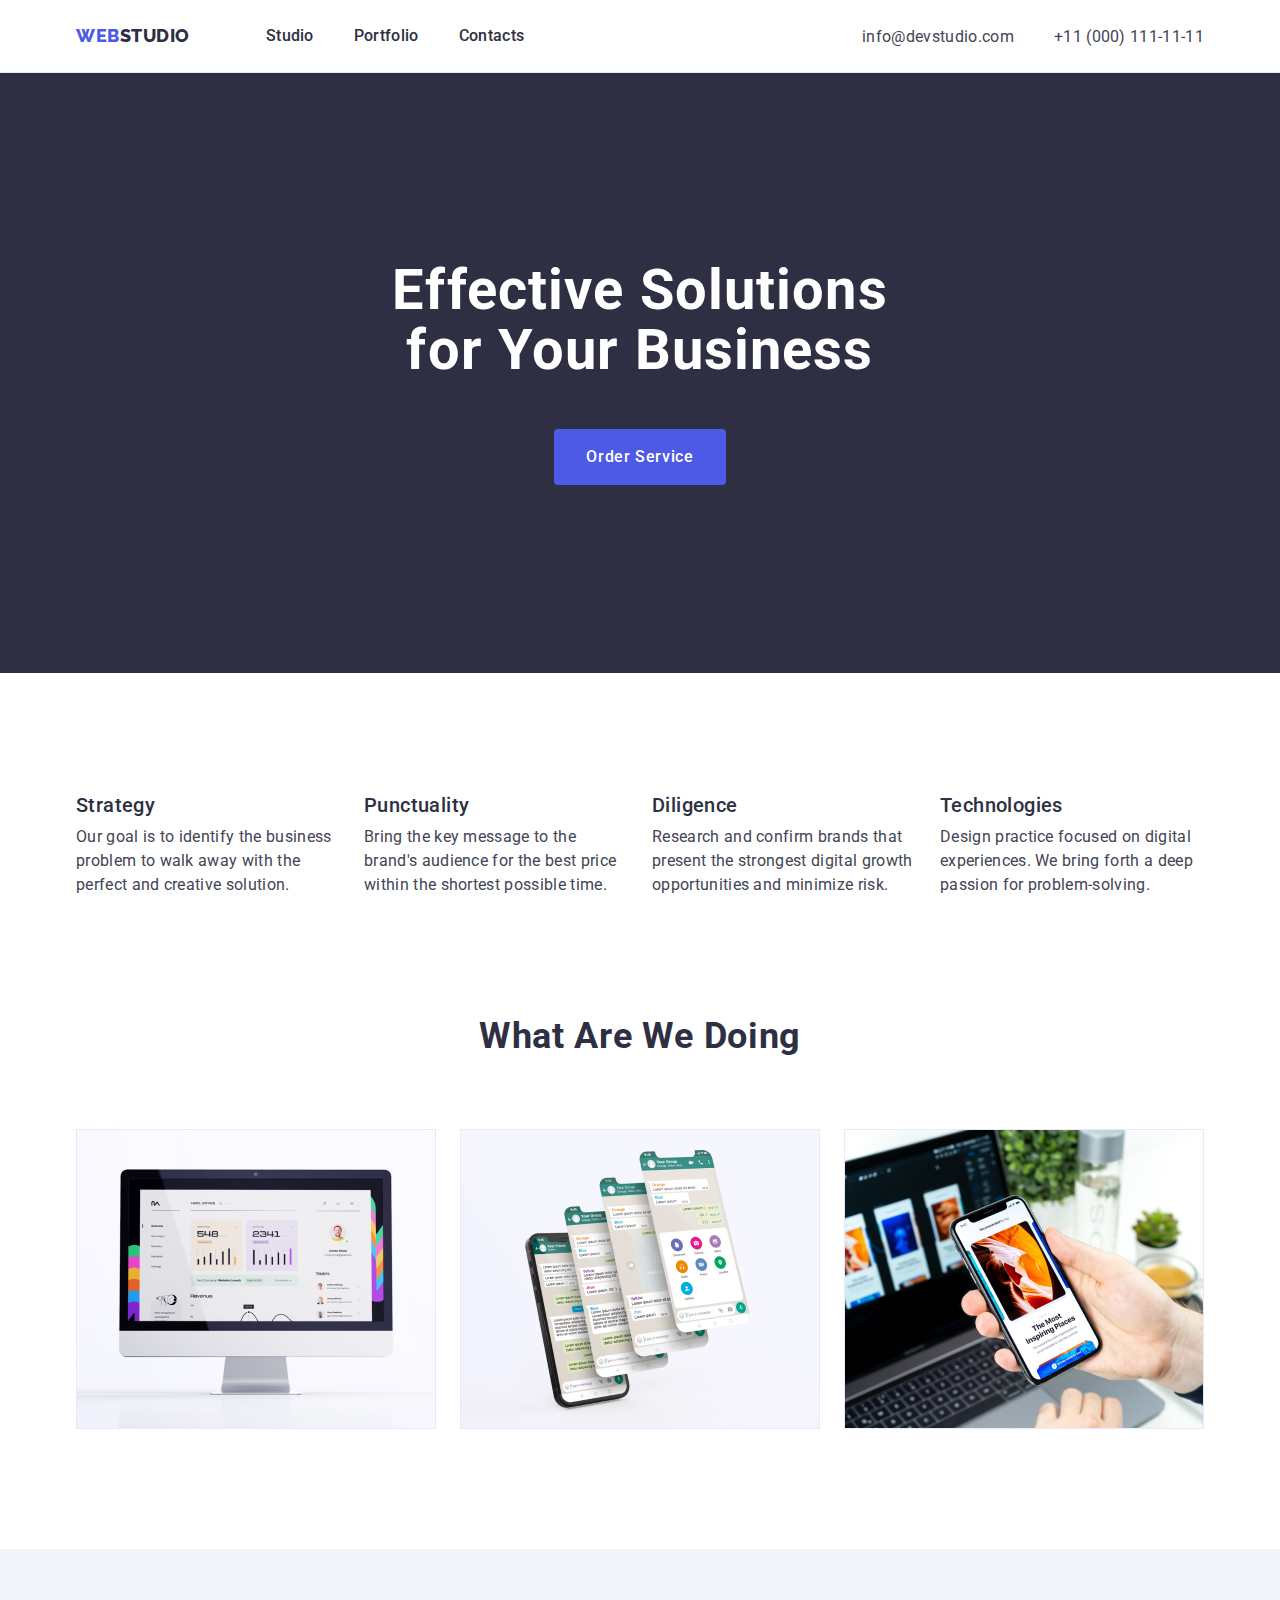
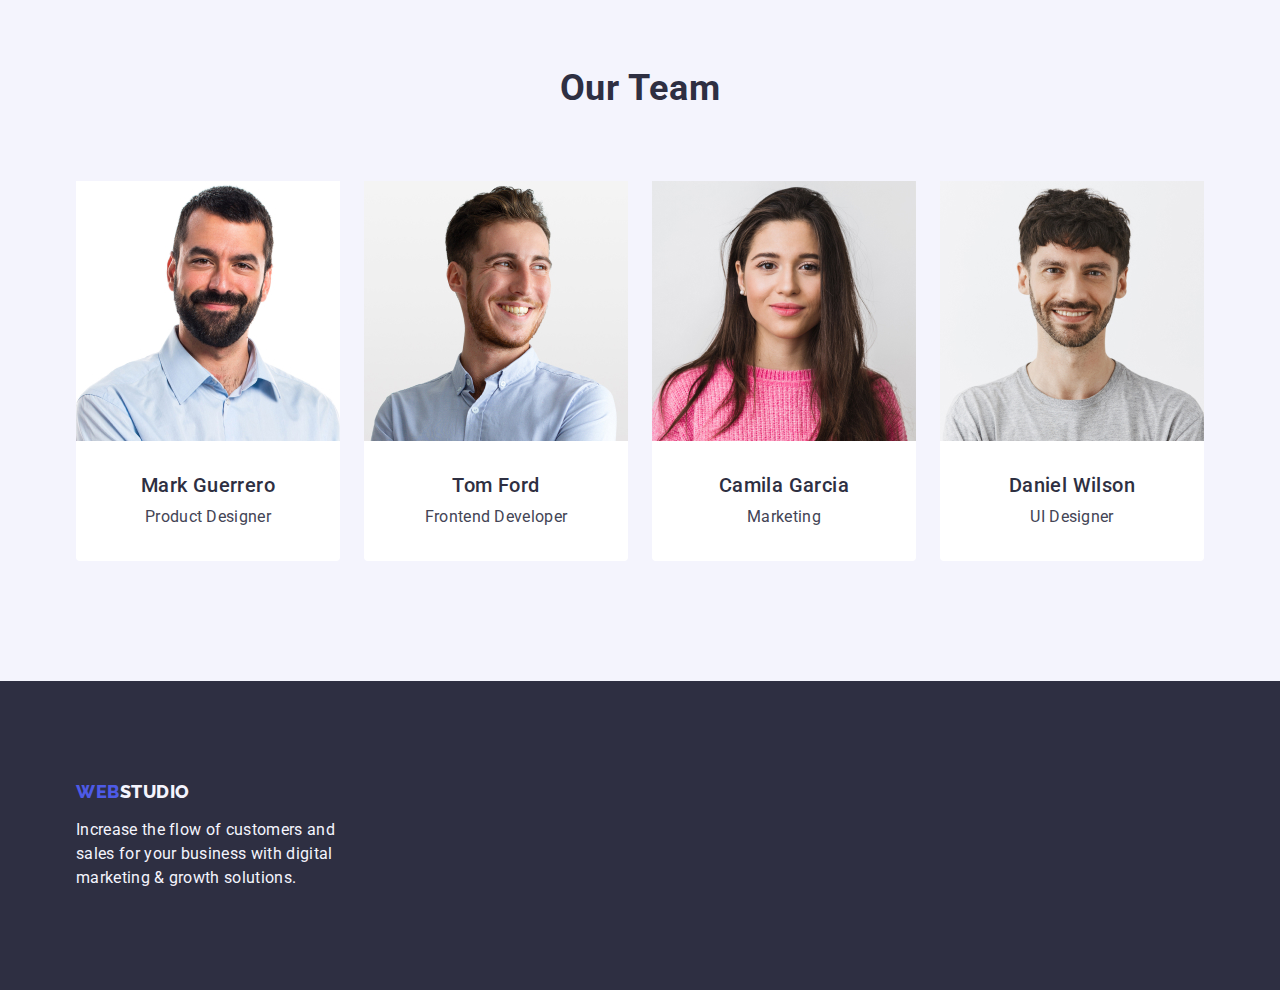
<file: index.html>
<!DOCTYPE html>
<html lang="en">
  <head>
    <meta charset="utf-8" />
    <title>goit-markup-hw-01</title>
    <meta name="description" content="main-page" />
    <link rel="preconnect" href="https://fonts.googleapis.com" />
    <link rel="preconnect" href="https://fonts.gstatic.com" crossorigin />
    <link
      href="https://fonts.googleapis.com/css2?family=Raleway:wght@800&family=Roboto:wght@400;500;700;900&display=swap"
      rel="stylesheet"
    />
    <link
      rel="stylesheet"
      href="https://cdn.jsdelivr.net/npm/modern-normalize@2.0.0/modern-normalize.min.css"
    />
    <link rel="stylesheet" href="./css/styles.css" />
  </head>

  <body>
    <header class="hat">
      <div class="hat-box container">
        <nav class="hat-nav">
          <a href="./index.html" class="hat-logo link"
            >Web<span class="hat-logo-stud">Studio</span></a
          >
          <ul class="hat-unordered list">
            <li><a href="./index.html" class="nav-item link">Studio</a></li>
            <li>
              <a href="./portfolio.html" class="nav-item link">Portfolio</a>
            </li>
            <li><a href="" class="nav-item link">Contacts</a></li>
          </ul>
        </nav>

        <address class="hat-address">
          <ul class="hat-address list">
            <li>
              <a href="mailto:info@devstudio.com" class="hat-address-item link"
                >info@devstudio.com</a
              >
            </li>
            <li>
              <a href="tel:+110001111111" class="hat-address-item link"
                >+11 (000) 111-11-11</a
              >
            </li>
          </ul>
        </address>
      </div>
    </header>

    <main>
      <section class="hero">
        <div class="container">
          <h1 class="hero-title">Effective Solutions for Your Business</h1>
          <button type="button" class="hero-button">Order Service</button>
        </div>
      </section>

      <section class="advantages">
        <div class="container">
          <h2 class="visually-hidden">Advantages</h2>
          <ul class="advantages-unordered list">
            <li class="advantages-item">
              <h3 class="advantages-title">Strategy</h3>
              <p class="advantages-text">
                Our goal is to identify the business problem to walk away with
                the perfect and creative solution.
              </p>
            </li>
            <li class="advantages-item">
              <h3 class="advantages-title">Punctuality</h3>
              <p class="advantages-text">
                Bring the key message to the brand's audience for the best price
                within the shortest possible time.
              </p>
            </li>
            <li class="advantages-item">
              <h3 class="advantages-title">Diligence</h3>
              <p class="advantages-text">
                Research and confirm brands that present the strongest digital
                growth opportunities and minimize risk.
              </p>
            </li>
            <li class="advantages-item">
              <h3 class="advantages-title">Technologies</h3>
              <p class="advantages-text">
                Design practice focused on digital experiences. We bring forth a
                deep passion for problem-solving.
              </p>
            </li>
          </ul>
        </div>
      </section>

      <section class="products">
        <div class="container">
          <h2 class="products-title">What are we doing</h2>
          <ul class="products-unordered list">
            <li class="products-item">
              <img
                src="./images/img1.jpg"
                alt="web pages"
                width="360"
                height="300"
              />
            </li>
            <li class="products-item">
              <img
                src="./images/img2.jpg"
                alt="mobile apps"
                width="360"
                height="300"
              />
            </li>
            <li class="products-item">
              <img
                src="./images/img3.jpg"
                alt="device adaptation"
                width="360"
                height="300"
              />
            </li>
          </ul>
        </div>
      </section>

      <section class="team">
        <div class="container">
          <h2 class="team-title">Our Team</h2>
          <ul class="team-unordered list">
            <li class="team-card">
              <img
                src="./images/markguerrero.jpg"
                alt="mark guerrero"
                width="264"
                height="260"
              />
              <div class="team-sing">
                <h3 class="team-card-title">Mark Guerrero</h3>
                <p class="team-card-text">Product Designer</p>
              </div>
            </li>
            <li class="team-card">
              <img
                src="./images/tomford.jpg"
                alt="tom ford"
                width="264"
                height="260"
              />
              <div class="team-sing">
                <h3 class="team-card-title">Tom Ford</h3>
                <p class="team-card-text">Frontend Developer</p>
              </div>
            </li>
            <li class="team-card">
              <img
                src="./images/camilagarcia.jpg"
                alt="camila garcia"
                width="264"
                height="260"
              />
              <div class="team-sing">
                <h3 class="team-card-title">Camila Garcia</h3>
                <p class="team-card-text">Marketing</p>
              </div>
            </li>
            <li class="team-card">
              <img
                src="./images/danielwilson.jpg"
                alt="daniel wilson"
                width="264"
                height="260"
              />
              <div class="team-sing">
                <h3 class="team-card-title">Daniel Wilson</h3>
                <p class="team-card-text">UI Designer</p>
              </div>
            </li>
          </ul>
        </div>
      </section>
    </main>

    <footer class="foot">
      <div class="container">
        <a href="./index.html" class="foot-logo link"
          >Web<span class="foot-logo-studio">Studio</span></a
        >
        <p class="foot-text">
          Increase the flow of customers and sales for your business with
          digital marketing & growth solutions.
        </p>
      </div>
    </footer>
  </body>
</html>
</file>
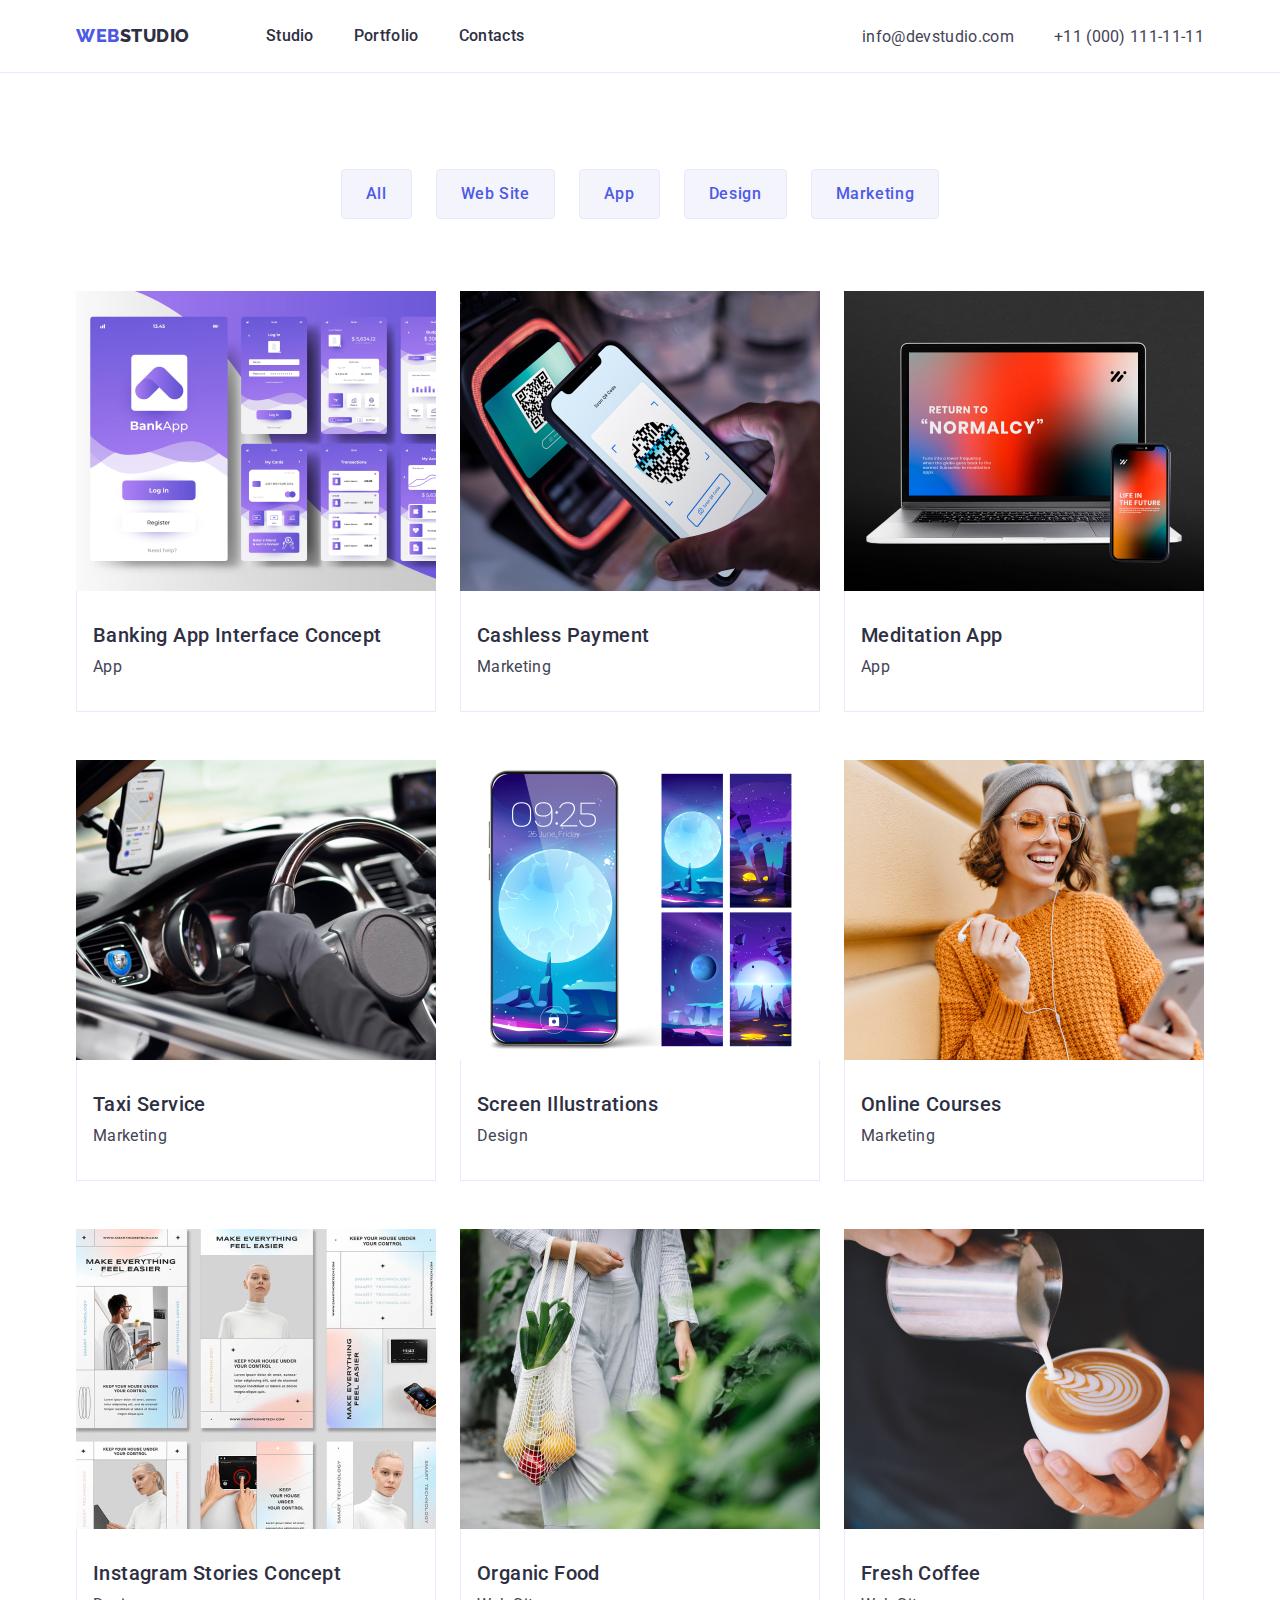
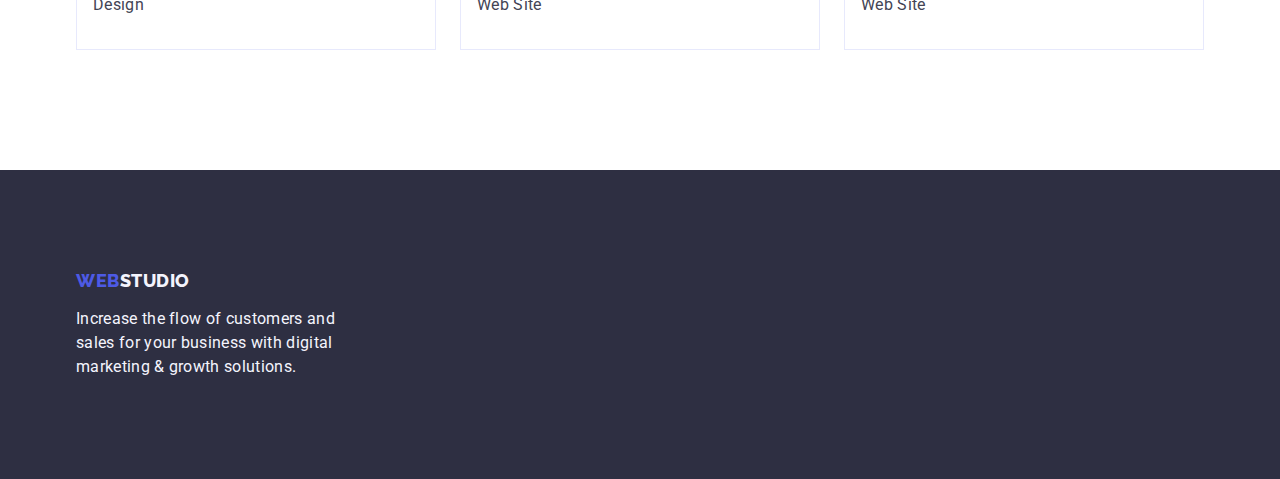
<file: portfolio.html>
<!DOCTYPE html>
<html lang="en">
  <head>
    <meta charset="utf-8" />
    <title>goit-markup-hw-01</title>
    <meta name="description" content="main-page" />
    <link rel="preconnect" href="https://fonts.googleapis.com" />
    <link rel="preconnect" href="https://fonts.gstatic.com" crossorigin />
    <link
      href="https://fonts.googleapis.com/css2?family=Raleway:wght@800&family=Roboto:wght@400;500;700;900&display=swap"
      rel="stylesheet"
    />
    <link
      rel="stylesheet"
      href="https://cdn.jsdelivr.net/npm/modern-normalize@2.0.0/modern-normalize.min.css"
    />
    <link rel="stylesheet" href="./css/styles.css" />
  </head>

  <body>
    <header class="hat">
      <div class="hat-box container">
        <nav class="hat-nav">
          <a href="./index.html" class="hat-logo link"
            >Web<span class="hat-logo-stud">Studio</span></a
          >
          <ul class="hat-unordered list">
            <li><a href="./index.html" class="nav-item link">Studio</a></li>
            <li>
              <a href="./portfolio.html" class="nav-item link">Portfolio</a>
            </li>
            <li><a href="" class="nav-item link">Contacts</a></li>
          </ul>
        </nav>

        <address class="hat-address">
          <ul class="hat-address list">
            <li>
              <a href="mailto:info@devstudio.com" class="hat-address-item link"
                >info@devstudio.com</a
              >
            </li>
            <li>
              <a href="tel:+110001111111" class="hat-address-item link"
                >+11 (000) 111-11-11</a
              >
            </li>
          </ul>
        </address>
      </div>
    </header>

    <main>
      <section class="portfolio">
        <div class="container">
          <h1 class="visually-hidden">Title</h1>
          <ul class="portf-unor-button list">
            <li>
              <button type="button" class="sorting-button">All</button>
            </li>
            <li>
              <button type="button" class="sorting-button">Web Site</button>
            </li>
            <li>
              <button type="button" class="sorting-button">App</button>
            </li>
            <li>
              <button type="button" class="sorting-button">Design</button>
            </li>
            <li>
              <button type="button" class="sorting-button">Marketing</button>
            </li>
          </ul>
          <ul class="portf-card-unor list">
            <li class="portf-item">
              <a href="" class="portfolio-card link">
                <img
                  src="./images/bankingapp.jpg"
                  alt="banking app interface concept"
                  width="360"
                />
                <div class="port-itm-desc">
                  <h2 class="portfolio-title">Banking App Interface Concept</h2>
                  <p class="portfolio-text">App</p>
                </div>
              </a>
            </li>
            <li class="portf-item">
              <a href="" class="portfolio-list link">
                <img
                  src="./images/cashlesspayment.jpg"
                  alt="cashless payment"
                  width="360"
                />
                <div class="port-itm-desc">
                  <h2 class="portfolio-title">Cashless Payment</h2>
                  <p class="portfolio-text">Marketing</p>
                </div>
              </a>
            </li>
            <li class="portf-item">
              <a href="" class="portfolio-list link">
                <img
                  src="./images/meditationapp.jpg"
                  alt="meditation app"
                  width="360"
                />
                <div class="port-itm-desc">
                  <h2 class="portfolio-title">Meditation App</h2>
                  <p class="portfolio-text">App</p>
                </div>
              </a>
            </li>
            <li class="portf-item">
              <a href="" class="portfolio-list link">
                <img
                  src="./images/taxiservice.jpg"
                  alt="taxi service"
                  width="360"
                />
                <div class="port-itm-desc">
                  <h2 class="portfolio-title">Taxi Service</h2>
                  <p class="portfolio-text">Marketing</p>
                </div>
              </a>
            </li>
            <li class="portf-item">
              <a href="" class="portfolio-list link">
                <img
                  src="./images/screenlutrations.jpg"
                  alt="screen illustrations"
                  width="360"
                />
                <div class="port-itm-desc">
                  <h2 class="portfolio-title">Screen Illustrations</h2>
                  <p class="portfolio-text">Design</p>
                </div>
              </a>
            </li>
            <li class="portf-item">
              <a href="" class="portfolio-list link">
                <img
                  src="./images/onlinecourses.jpg"
                  alt="online courses.jpg"
                  width="360"
                />
                <div class="port-itm-desc">
                  <h2 class="portfolio-title">Online Courses</h2>
                  <p class="portfolio-text">Marketing</p>
                </div>
              </a>
            </li>
            <li class="portf-item">
              <a href="" class="portfolio-list link">
                <img
                  src="./images/instagramstoriesconcept.jpg"
                  alt="instagram stories concept"
                  width="360"
                />
                <div class="port-itm-desc">
                  <h2 class="portfolio-title">Instagram Stories Concept</h2>
                  <p class="portfolio-text">Design</p>
                </div>
              </a>
            </li>
            <li class="portf-item">
              <a href="" class="portfolio-list link">
                <img
                  src="./images/organicfood.jpg"
                  alt="organic food"
                  width="360"
                />
                <div class="port-itm-desc">
                  <h2 class="portfolio-title">Organic Food</h2>
                  <p class="portfolio-text">Web Site</p>
                </div>
              </a>
            </li>
            <li class="portf-item">
              <a href="" class="portfolio-list link">
                <img
                  src="./images/eshcoffee.jpg"
                  alt="fresh coffee.jpg"
                  width="360"
                />
                <div class="port-itm-desc">
                  <h2 class="portfolio-title">Fresh Coffee</h2>
                  <p class="portfolio-text">Web Site</p>
                </div>
              </a>
            </li>
          </ul>
        </div>
      </section>
    </main>
    <footer class="foot">
      <div class="container">
        <a href="./index.html" class="foot-logo link"
          >Web<span class="foot-logo-studio">Studio</span></a
        >
        <p class="foot-text">
          Increase the flow of customers and sales for your business with
          digital marketing & growth solutions.
        </p>
      </div>
    </footer>
  </body>
</html>
</file>
<file: css/styles.css>
:root {
  --primary-font: "Roboto", sans-serif;
  --logo-font: "Raleway", sans-serif;
  --white: #ffffff;
  --dark: #2e2f42;
  --light-color: #f4f4fd;
  --text: #434455;
  --primary-brand: #4d5ae5;
  --pressed-state: #404bbf;
  --cornflower: #e7e9fc;
}

*,
::after,
::before {
  box-sizing: border-box;
}

body {
  font-family: var(--primary-font);
  color: var(--text);
  background-color: var(--white);
}

h1,
h2,
h3,
h4,
h5,
h6 {
  margin: 0 0;
  padding: 0 0;
  border: 0;
}

p {
  margin: 0 0;
  padding: 0 0;
  border: 0;
}

.hat-box {
  display: flex;
  align-items: baseline;
  justify-content: space-between;
}

.container {
  max-width: 1158px;
  margin: 0 auto;
  padding: 0 15px;
}

ul {
  margin: 0 0;
  padding: 0 0;
  border: 0;
}

img {
  display: block;
}

.hat {
  border-bottom: 1px solid var(--cornflower);
}

.hat-nav {
  display: flex;
  align-items: center;
}

.hat-unordered {
  display: flex;
  justify-content: center;
  gap: 40px;
}

.nav-item {
  padding: 24px 0;
}

.hat-logo {
  display: block;
  color: var(--primary-brand);
  font-family: "Raleway", sans-serif;
  font-size: 18px;
  line-height: 1.17;
  font-weight: 800;
  letter-spacing: 0.03em;
  text-transform: uppercase;
  margin-right: 76px;
}

.hat-logo-stud {
  color: var(--dark);
}

.link {
  text-decoration: none;
}

.list {
  list-style: none;
}

.nav-item {
  display: block;
  font-weight: 500;
  font-size: 16px;
  line-height: 1.5;
  letter-spacing: 0.02em;
  color: var(--dark);
}

.nav-item:hover,
.nav-item:focus,
.hat-address-item:hover,
.hat-address-item:focus {
  color: var(--pressed-state);
}

.hat-address {
  display: flex;
  justify-content: center;
  gap: 40px;
  font-style: normal;
}

.hat-address-item {
  font-size: 16px;
  line-height: 1.5;
  letter-spacing: 0.02em;
  color: var(--text);
}

.hero {
  padding: 188px 0;
}

.hero-title {
  color: var(--white);
  text-align: center;
  font-size: 56px;
  line-height: 1.07;
  letter-spacing: 0.02em;
  max-width: 496px;
  margin: 0 auto 48px auto;
}

.hero-button {
  display: block;
  font-family: "Roboto", sans-serif;
  color: var(--white);
  background-color: var(--primary-brand);
  cursor: pointer;
  font-weight: 500;
  font-size: 16px;
  line-height: 1.5;
  letter-spacing: 0.04em;
  border-radius: 4px;
  border: none;
  min-width: 169px;
  padding: 16px 32px;
  margin: 0 auto;
}

.hero-button:hover,
.hero-button:focus {
  background-color: var(--pressed-state);
}

.hero {
  background-color: var(--dark);
}

.advantages {
  padding: 120px 0;
}

.visually-hidden {
  position: absolute;
  width: 1px;
  height: 1px;
  margin: -1px;
  border: 0;
  padding: 0;
  white-space: nowrap;
  clip-path: inset(100%);
  clip: rect(0 0 0 0);
  overflow: hidden;
}

.advantages-unordered {
  display: flex;
  gap: 24px;
  align-items: start;
}

.advantages-item {
  width: calc((100% - 72px) / 4);
}

.advantages-title {
  color: var(--dark);
  font-size: 20px;
  line-height: 1.2;
  font-weight: 500;
  letter-spacing: 0.02em;
  margin-bottom: 8px;
}
.advantages-text {
  font-size: 16px;
  line-height: 1.5;
  letter-spacing: 0.02em;
}

.products {
  padding-bottom: 120px;
}

.products-title {
  color: var(--dark);
  font-size: 36px;
  line-height: 1.11;
  text-align: center;
  letter-spacing: 0.02em;
  text-transform: capitalize;
  margin-bottom: 72px;
}

.products-unordered {
  display: flex;
  justify-content: center;
  gap: 24px;
}

.products-item {
  width: calc((100% - 48px) / 3);
}

.team {
  background-color: var(--light-color);
  padding: 120px 0 120px 0;
}

.team-title {
  color: var(--dark);
  font-size: 36px;
  line-height: 1.11;
  text-align: center;
  letter-spacing: 0.02em;
  text-transform: capitalize;
  margin-bottom: 72px;
}

.team-unordered {
  display: flex;
  justify-content: center;
  gap: 24px;
}

.team-sing {
  padding: 32px 16px;
}

.team-card {
  border-radius: 0px 0px 4px 4px;
  width: calc((100% - 72px) / 4);
  background-color: var(--white);
}

.team-card-title {
  color: var(--dark);
  font-weight: 500;
  font-size: 20px;
  line-height: 1.2;
  letter-spacing: 0.02em;
  text-align: center;
  margin-bottom: 8px;
}

.team-card-text {
  font-size: 16px;
  line-height: 1.5;
  letter-spacing: 0.02em;
  text-align: center;
}

.foot {
  padding: 100px 0;
  background-color: var(--dark);
}

.container.foot {
  display: flex;
  flex-direction: column;
  gap: 16px;
}

.foot-logo {
  display: inline-block;
  font-family: "Raleway", sans-serif;
  font-weight: 800;
  font-size: 18px;
  line-height: 1.17;
  letter-spacing: 0.03em;
  text-transform: uppercase;
  color: var(--primary-brand);
  margin-bottom: 16px;
}

.foot-logo-studio {
  color: var(--light-color);
}

.foot-text {
  width: 264px;
  height: 72px;
  color: var(--light-color);
  font-size: 16px;
  line-height: 1.5;
  letter-spacing: 0.02em;
}

.portfolio {
  padding: 96px 0 120px 0;
}

.portf-unor-button {
  display: flex;
  gap: 24px;
  justify-content: center;
  margin-bottom: 72px;
}

.sorting-button {
  color: var(--primary-brand);
  background-color: var(--light-color);
  cursor: pointer;
  font-weight: 500;
  font-size: 16px;
  line-height: 1.5;
  font-family: var(--primary-font);
  letter-spacing: 0.04em;
  border: 1px solid var(--cornflower);
  border-radius: 4px;
  padding: 12px 24px;
}
.sorting-button:hover,
.sorting-button:focus {
  color: var(--white);
  background-color: var(--pressed-state);
  border: 1px solid transparent;
}

.portf-card-unor {
  display: flex;
  flex-wrap: wrap;
  align-content: center;
  row-gap: 48px;
  column-gap: 24px;
}

.portf-item {
  width: calc((100% - 48px) / 3);
}

.portfolio-title {
  font-weight: 500;
  font-size: 20px;
  line-height: 1.2;
  letter-spacing: 0.02em;
  color: var(--dark);
  margin-bottom: 8px;
}

.portfolio-text {
  color: var(--text);
  font-size: 16px;
  line-height: 1.5;
  letter-spacing: 0.02em;
}

.port-itm-desc {
  border: 1px solid var(--cornflower);
  border-top: 0;
  padding: 32px 16px;
}
</file>
